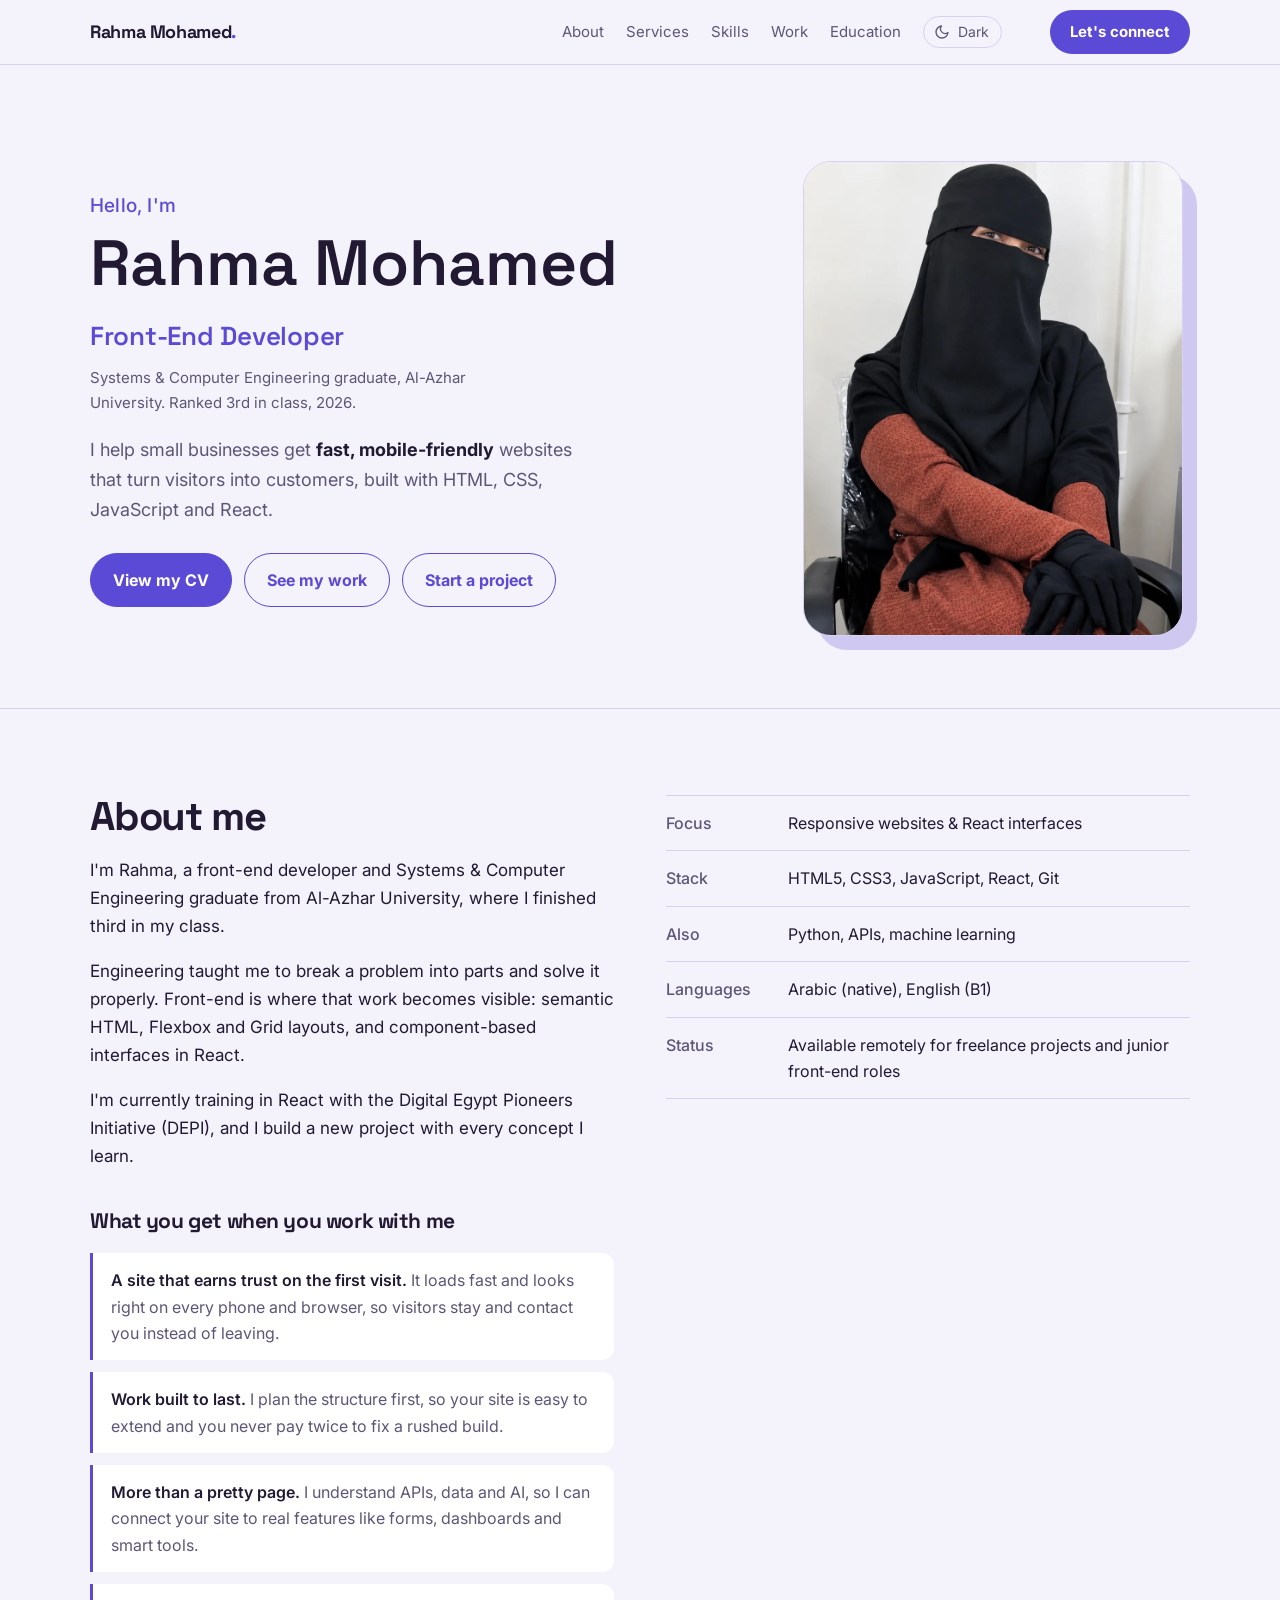
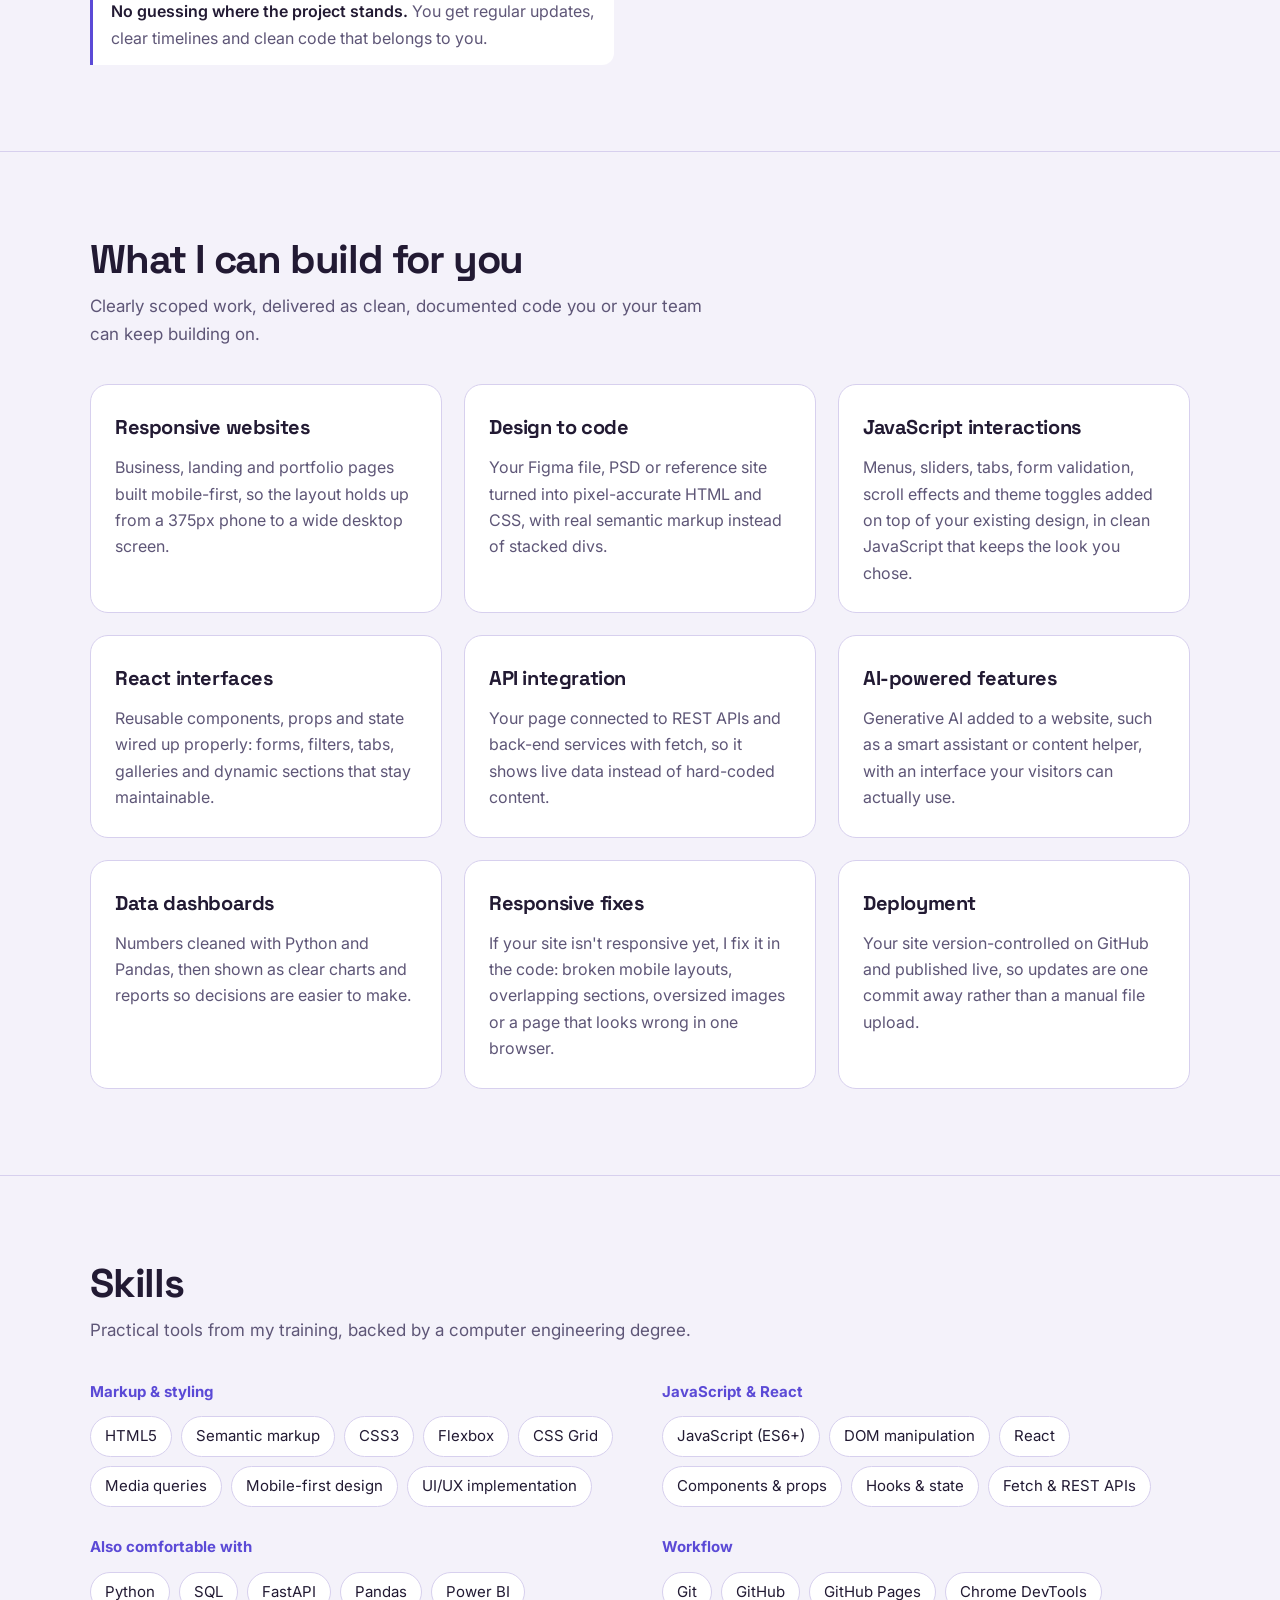
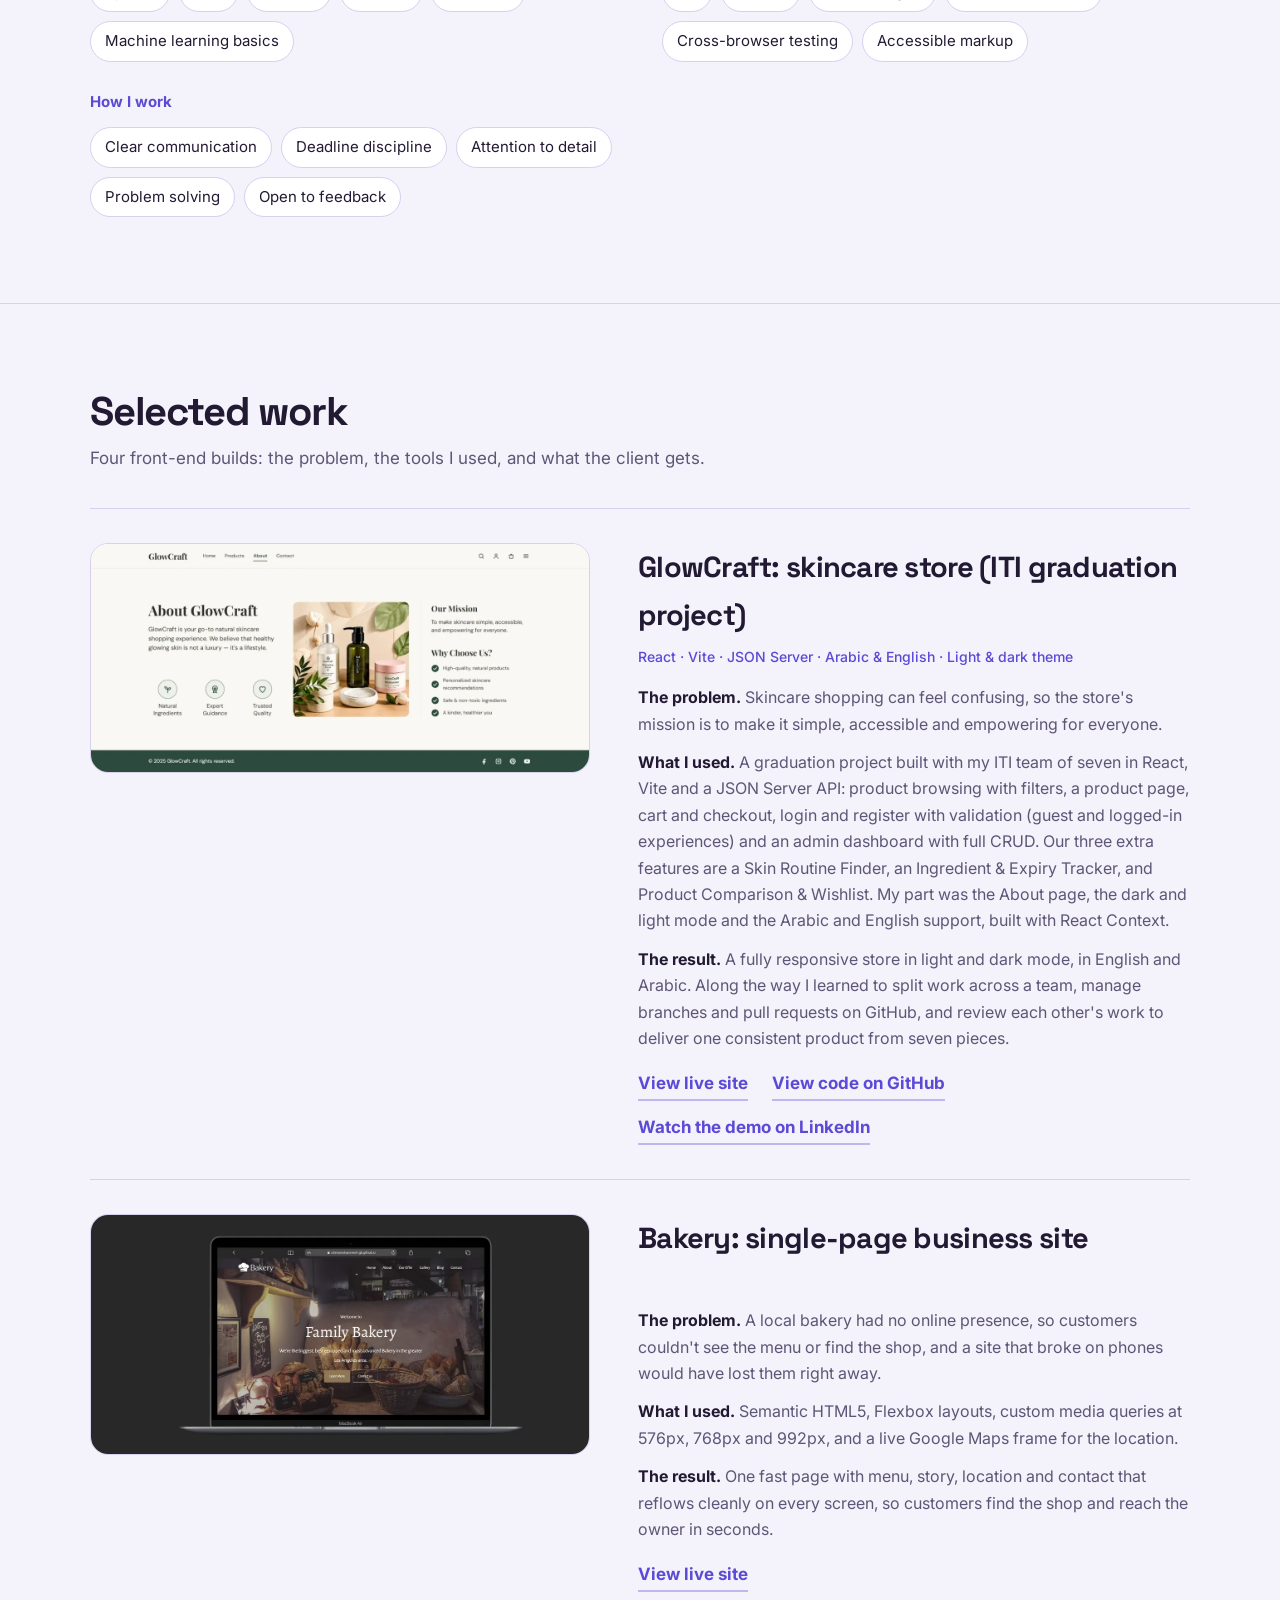
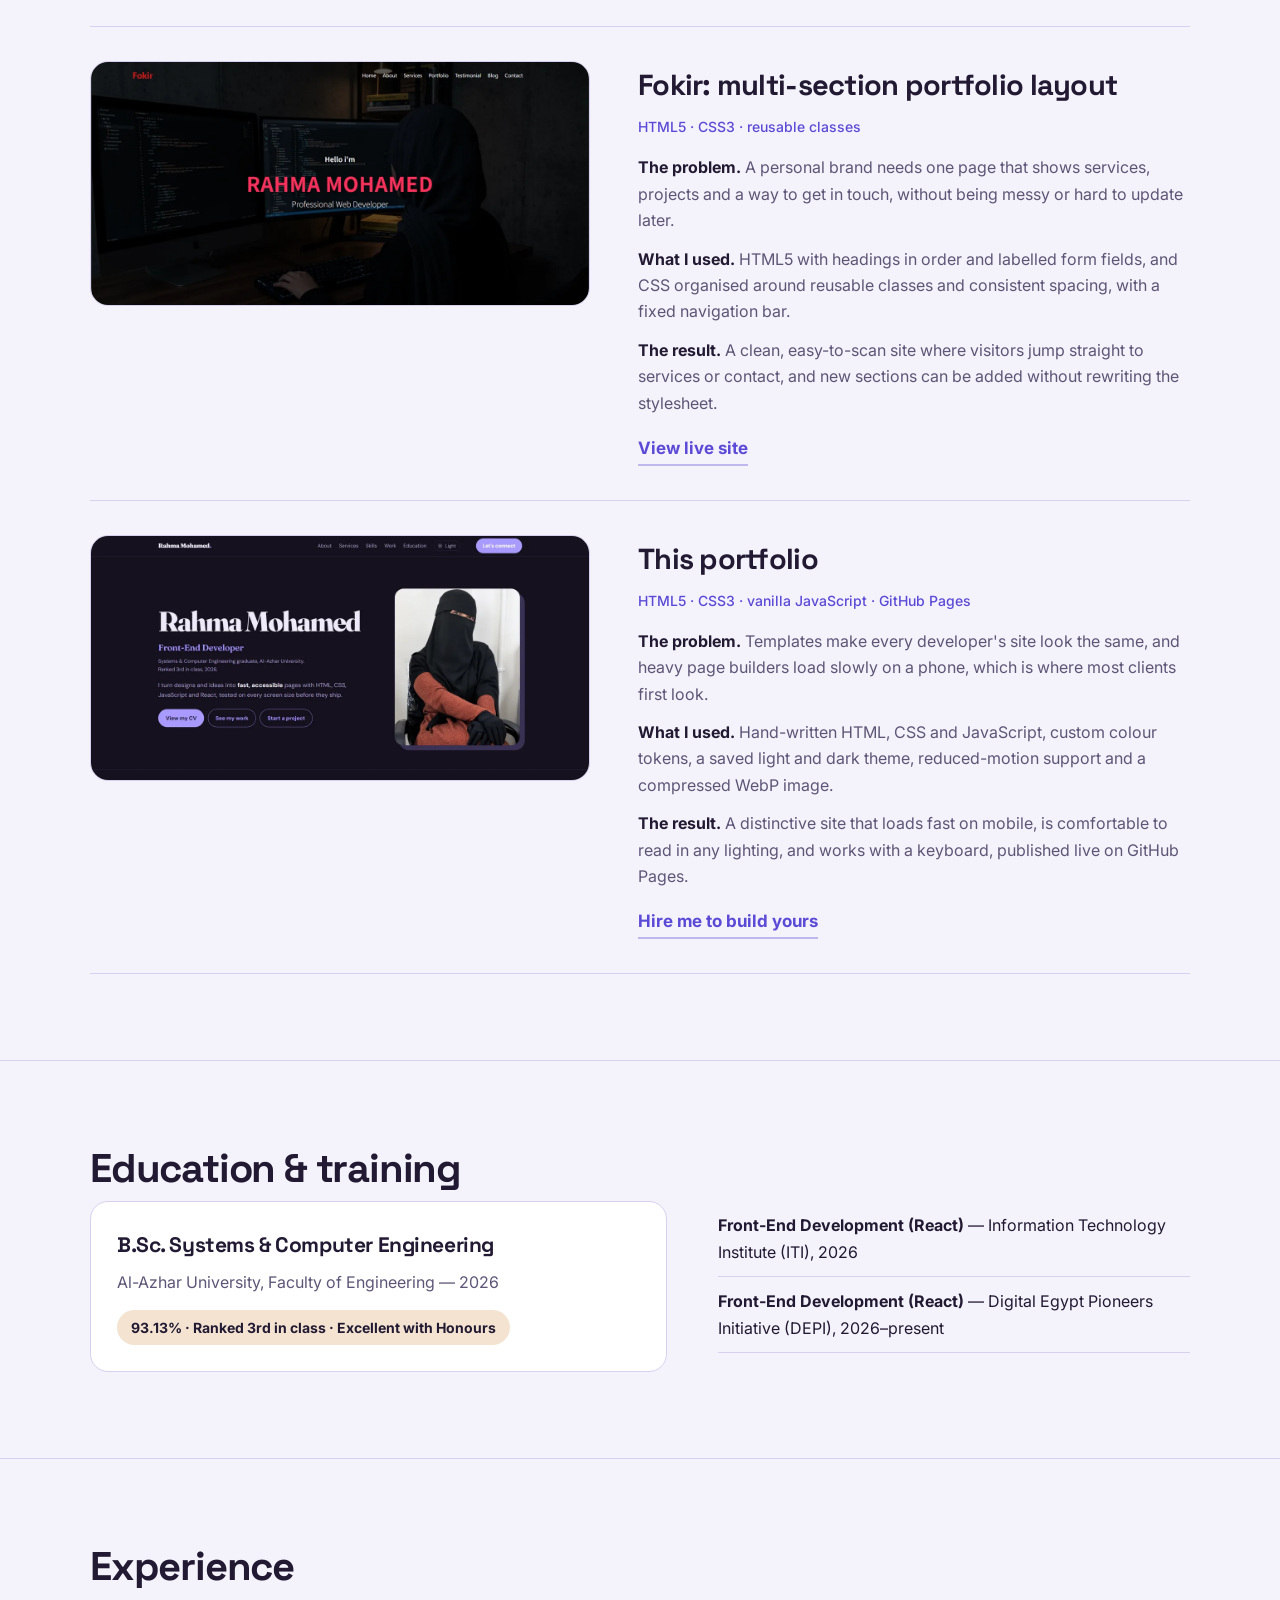
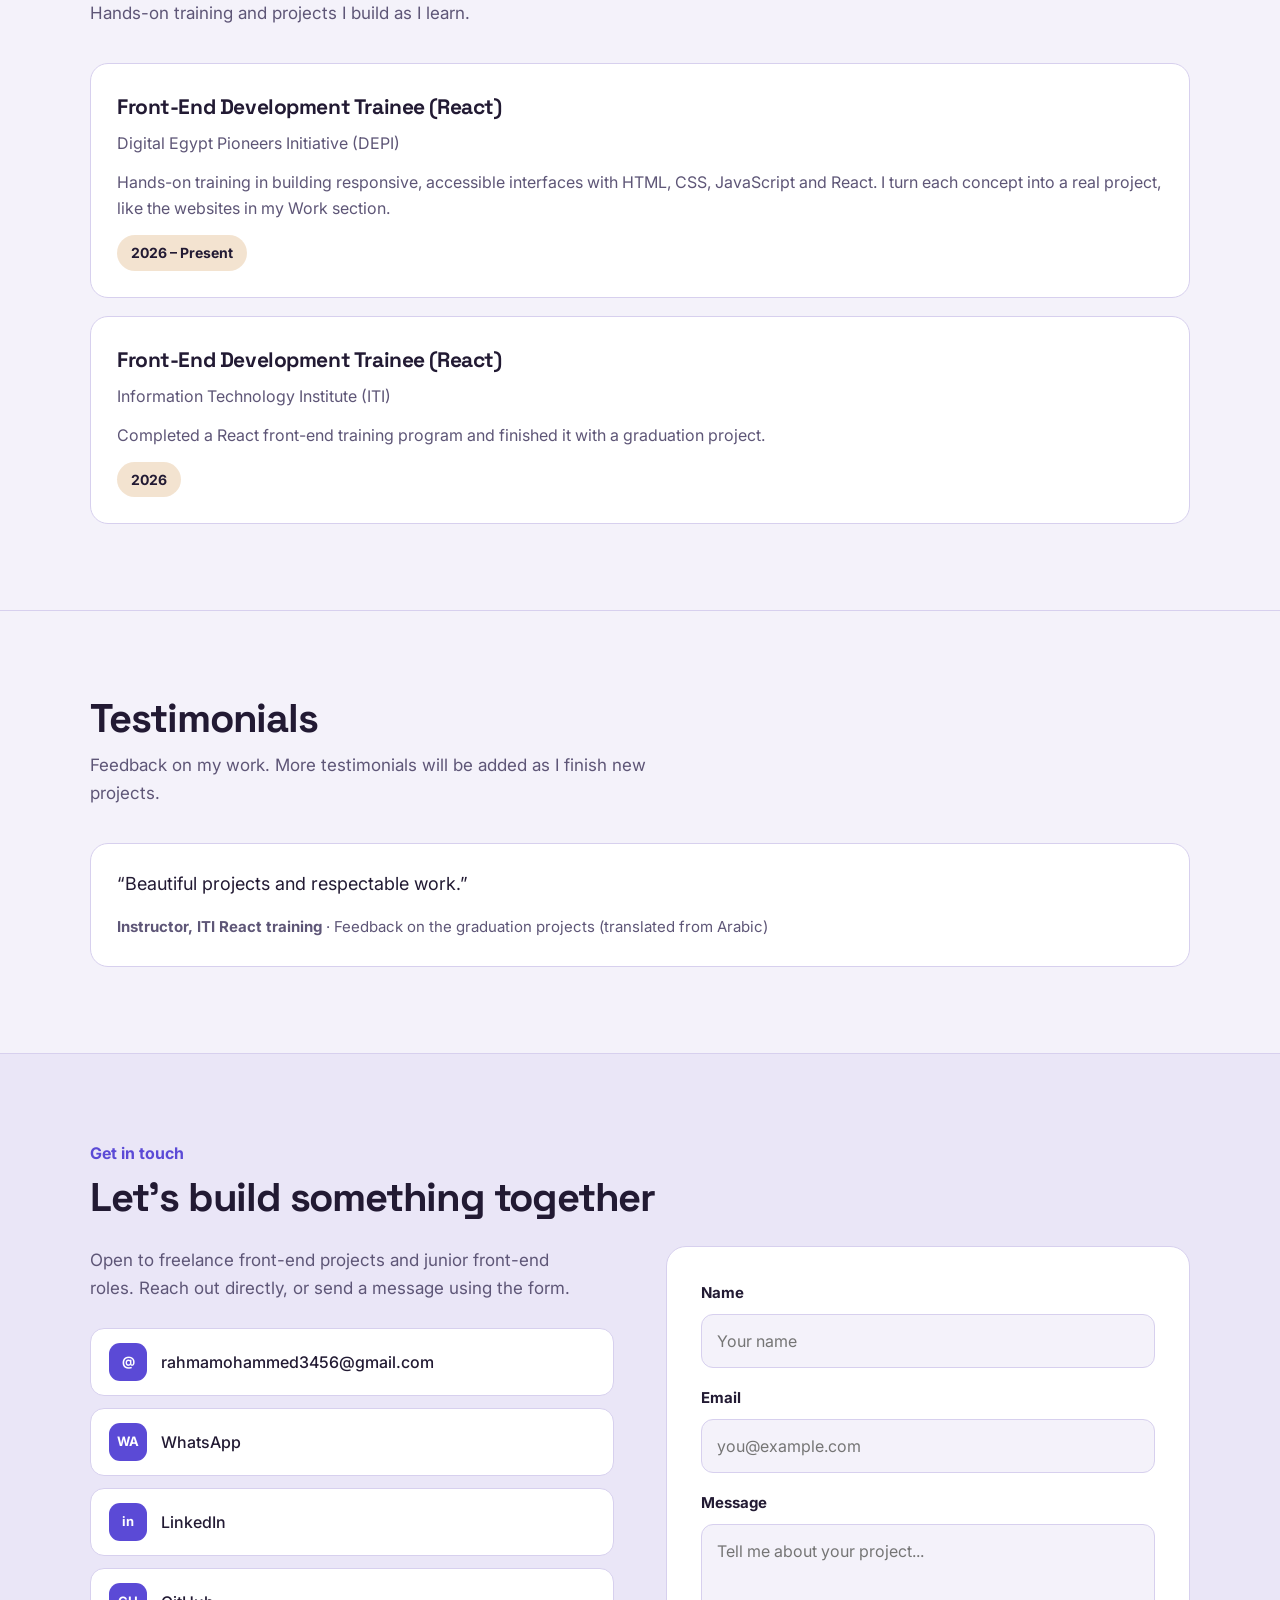
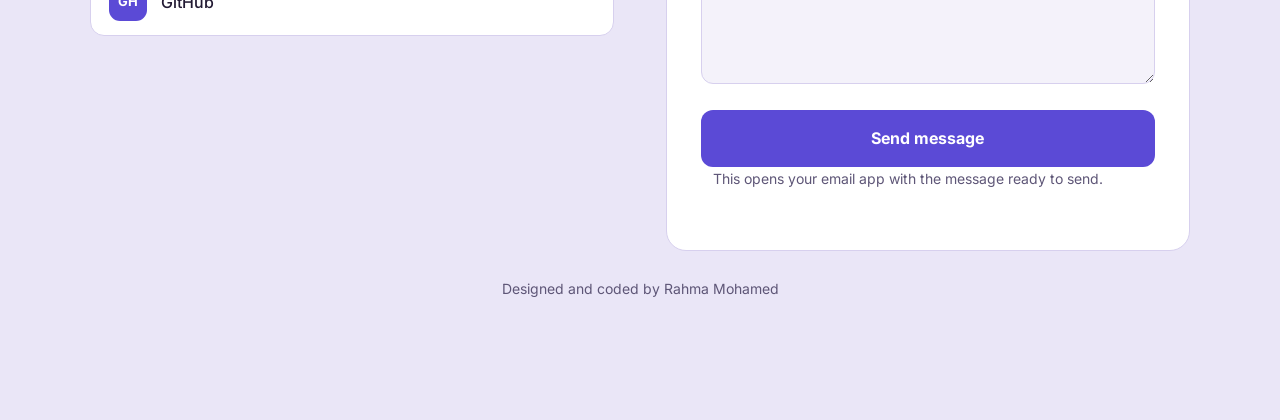
<file: index.html>
<!DOCTYPE html>
<html lang="en">
<head>
<meta charset="utf-8">
<meta name="viewport" content="width=device-width, initial-scale=1, viewport-fit=cover">
<title>Rahma Mohamed — Front-End Developer</title>
<link rel="icon" type="image/png" sizes="48x48" href="images/favicon-48.png">
<link rel="icon" type="image/png" sizes="192x192" href="images/favicon-192.png">
<link rel="apple-touch-icon" href="images/apple-touch-icon.png">
<meta name="description" content="Front-end developer building responsive, fast websites and React interfaces, backed by a Systems & Computer Engineering degree.">
<link rel="preconnect" href="https://fonts.googleapis.com">
<link rel="preconnect" href="https://fonts.gstatic.com" crossorigin>
<link href="https://fonts.googleapis.com/css2?family=Inter:wght@400;500;700&family=Space+Grotesk:wght@400;500;600;700&display=swap" rel="stylesheet">
<link rel="stylesheet" href="style.css">
<script src="script.js"></script>
</head>
<body>

<nav class="nav">
  <div class="wrap">
    <a class="brand" href="#top">Rahma Mohamed<span>.</span></a>
    <ul id="menu">
      <li><a href="#about">About</a></li>
      <li><a href="#services">Services</a></li>
      <li><a href="#skills">Skills</a></li>
      <li><a href="#work">Work</a></li>
      <li><a href="#credentials">Education</a></li>
      <li><button class="theme-btn" id="theme" type="button" aria-label="Switch to dark mode">
        <svg class="i-moon" viewBox="0 0 24 24" fill="none" stroke="currentColor" stroke-width="2" stroke-linecap="round" stroke-linejoin="round" aria-hidden="true"><path d="M21 12.8A9 9 0 1 1 11.2 3a7 7 0 0 0 9.8 9.8Z"/></svg>
        <svg class="i-sun" viewBox="0 0 24 24" fill="none" stroke="currentColor" stroke-width="2" stroke-linecap="round" stroke-linejoin="round" aria-hidden="true"><circle cx="12" cy="12" r="4"/><path d="M12 2v2M12 20v2M4.9 4.9l1.4 1.4M17.7 17.7l1.4 1.4M2 12h2M20 12h2M4.9 19.1l1.4-1.4M17.7 6.3l1.4-1.4"/></svg>
        <span id="theme-label">Dark</span>
      </button></li>
    </ul>
    <a class="nav-cta" href="#contact">Let's connect</a>
    <button class="burger" id="burger" aria-label="Open menu" aria-expanded="false" aria-controls="menu">
      <span></span><span></span><span></span>
    </button>
  </div>
</nav>

<header class="hero" id="top">
  <div class="wrap hero-grid">
    <div>
      <p class="hello">Hello, I'm</p>
      <h1>Rahma Mohamed</h1>
      <p class="role">Front-End Developer</p>
      <p class="info">Systems &amp; Computer Engineering graduate, Al-Azhar University. Ranked 3rd in class, 2026.</p>
      <p class="lede">I help small businesses get <b>fast, mobile-friendly</b> websites that turn visitors into customers, built with HTML, CSS, JavaScript and React.</p>
      <div class="cta-row">
        <a class="btn btn-solid" href="Rahma_Mohammed_CV.pdf" target="_blank" rel="noopener">View my CV</a>
        <a class="btn btn-ghost" href="#work">See my work</a>
        <a class="btn btn-ghost" href="#contact">Start a project</a>
      </div>
    </div>
    <figure class="portrait reveal d3">
      <img src="images/hero.webp" alt="Portrait of Rahma Mohamed seated in an office chair" width="880" height="1100">
    </figure>
  </div>
</header>

<section id="about" class="about">
  <div class="wrap two-col">
    <div>
      <h2>About me</h2>
      <p>I'm Rahma, a front-end developer and Systems &amp; Computer Engineering graduate from Al-Azhar University, where I finished third in my class.</p>
      <p>Engineering taught me to break a problem into parts and solve it properly. Front-end is where that work becomes visible: semantic HTML, Flexbox and Grid layouts, and component-based interfaces in React.</p>
      <p>I'm currently training in React with the Digital Egypt Pioneers Initiative (DEPI), and I build a new project with every concept I learn.</p>

      <h3 class="value-title">What you get when you work with me</h3>
      <ul class="value">
        <li><b>A site that earns trust on the first visit.</b> It loads fast and looks right on every phone and browser, so visitors stay and contact you instead of leaving.</li>
        <li><b>Work built to last.</b> I plan the structure first, so your site is easy to extend and you never pay twice to fix a rushed build.</li>
        <li><b>More than a pretty page.</b> I understand APIs, data and AI, so I can connect your site to real features like forms, dashboards and smart tools.</li>
        <li><b>No guessing where the project stands.</b> You get regular updates, clear timelines and clean code that belongs to you.</li>
      </ul>
    </div>
    <div>
      <ul class="facts">
        <li><b>Focus</b> Responsive websites &amp; React interfaces</li>
        <li><b>Stack</b> HTML5, CSS3, JavaScript, React, Git</li>
        <li><b>Also</b> Python, APIs, machine learning</li>
        <li><b>Languages</b> Arabic (native), English (B1)</li>
        <li><b>Status</b> Available remotely for freelance projects and junior front-end roles</li>
      </ul>
    </div>
  </div>
</section>

<section id="services">
  <div class="wrap">
    <h2>What I can build for you</h2>
    <p class="sec-note">Clearly scoped work, delivered as clean, documented code you or your team can keep building on.</p>
    <div class="services">
      <article class="service">
        <h3>Responsive websites</h3>
        <p>Business, landing and portfolio pages built mobile-first, so the layout holds up from a 375px phone to a wide desktop screen.</p>
      </article>
      <article class="service">
        <h3>Design to code</h3>
        <p>Your Figma file, PSD or reference site turned into pixel-accurate HTML and CSS, with real semantic markup instead of stacked divs.</p>
      </article>
      <article class="service">
        <h3>JavaScript interactions</h3>
        <p>Menus, sliders, tabs, form validation, scroll effects and theme toggles added on top of your existing design, in clean JavaScript that keeps the look you chose.</p>
      </article>
      <article class="service">
        <h3>React interfaces</h3>
        <p>Reusable components, props and state wired up properly: forms, filters, tabs, galleries and dynamic sections that stay maintainable.</p>
      </article>
      <article class="service">
        <h3>API integration</h3>
        <p>Your page connected to REST APIs and back-end services with fetch, so it shows live data instead of hard-coded content.</p>
      </article>
      <article class="service">
        <h3>AI-powered features</h3>
        <p>Generative AI added to a website, such as a smart assistant or content helper, with an interface your visitors can actually use.</p>
      </article>
      <article class="service">
        <h3>Data dashboards</h3>
        <p>Numbers cleaned with Python and Pandas, then shown as clear charts and reports so decisions are easier to make.</p>
      </article>
      <article class="service">
        <h3>Responsive fixes</h3>
        <p>If your site isn't responsive yet, I fix it in the code: broken mobile layouts, overlapping sections, oversized images or a page that looks wrong in one browser.</p>
      </article>
      <article class="service">
        <h3>Deployment</h3>
        <p>Your site version-controlled on GitHub and published live, so updates are one commit away rather than a manual file upload.</p>
      </article>
    </div>
  </div>
</section>

<section id="skills">
  <div class="wrap">
    <h2>Skills</h2>
    <p class="sec-note">Practical tools from my training, backed by a computer engineering degree.</p>
    <div class="skills">
      <div class="skillset">
        <h3>Markup &amp; styling</h3>
        <ul class="tags">
          <li>HTML5</li><li>Semantic markup</li><li>CSS3</li><li>Flexbox</li><li>CSS Grid</li><li>Media queries</li><li>Mobile-first design</li><li>UI/UX implementation</li>
        </ul>
      </div>
      <div class="skillset">
        <h3>JavaScript &amp; React</h3>
        <ul class="tags">
          <li>JavaScript (ES6+)</li><li>DOM manipulation</li><li>React</li><li>Components &amp; props</li><li>Hooks &amp; state</li><li>Fetch &amp; REST APIs</li>
        </ul>
      </div>
      <div class="skillset">
        <h3>Also comfortable with</h3>
        <ul class="tags">
          <li>Python</li><li>SQL</li><li>FastAPI</li><li>Pandas</li><li>Power BI</li><li>Machine learning basics</li>
        </ul>
      </div>
      <div class="skillset">
        <h3>Workflow</h3>
        <ul class="tags">
          <li>Git</li><li>GitHub</li><li>GitHub Pages</li><li>Chrome DevTools</li><li>Cross-browser testing</li><li>Accessible markup</li>
        </ul>
      </div>
      <div class="skillset">
        <h3>How I work</h3>
        <ul class="tags">
          <li>Clear communication</li><li>Deadline discipline</li><li>Attention to detail</li><li>Problem solving</li><li>Open to feedback</li>
        </ul>
      </div>
    </div>
  </div>
</section>

<section id="work">
  <div class="wrap">
    <h2>Selected work</h2>
    <p class="sec-note">Four front-end builds: the problem, the tools I used, and what the client gets.</p>

    <article class="project">
      <figure class="shot" data-tone="glowcraft">
        <img src="images/glowcraft.webp" alt="About page of GlowCraft in light mode, with the mission, reasons to choose the store and a photo of skincare products" width="1200" height="548" loading="lazy">
      </figure>
      <div class="pbody">
        <h3>GlowCraft: skincare store (ITI graduation project)</h3>
        <p class="ptags">React · Vite · JSON Server · Arabic &amp; English · Light &amp; dark theme</p>
        <p class="pblock"><b>The problem.</b> Skincare shopping can feel confusing, so the store's mission is to make it simple, accessible and empowering for everyone.</p>
        <p class="pblock"><b>What I used.</b> A graduation project built with my ITI team of seven in React, Vite and a JSON Server API: product browsing with filters, a product page, cart and checkout, login and register with validation (guest and logged-in experiences) and an admin dashboard with full CRUD. Our three extra features are a Skin Routine Finder, an Ingredient &amp; Expiry Tracker, and Product Comparison &amp; Wishlist. My part was the About page, the dark and light mode and the Arabic and English support, built with React Context.</p>
        <p class="pblock"><b>The result.</b> A fully responsive store in light and dark mode, in English and Arabic. Along the way I learned to split work across a team, manage branches and pull requests on GitHub, and review each other's work to deliver one consistent product from seven pieces.</p>
        <p class="plinks">
          <a class="link" href="https://glow-craft-finally.vercel.app" target="_blank" rel="noopener">View live site</a>
          <a class="link" href="https://github.com/EmanOsman621/GlowCraft-finally-" target="_blank" rel="noopener">View code on GitHub</a>
          <a class="link" href="https://www.linkedin.com/posts/eman-osman-7a023929b_iti-informationtechnologyinstitute-react-ugcPost-7512961512655994880-fOKy/" target="_blank" rel="noopener">Watch the demo on LinkedIn</a>
        </p>
      </div>
    </article>

    <article class="project">
      <figure class="shot" data-tone="bakery">
        <img src="images/bakery.webp" alt="Home page of the Family Bakery website shown on a laptop screen" width="1200" height="575" loading="lazy">
      </figure>
      <div class="pbody">
        <h3>Bakery: single-page business site</h3>
        <p class="ptags">HTML5 · CSS3 · Flexbox · Google Maps embed</p>
        <p class="pblock"><b>The problem.</b> A local bakery had no online presence, so customers couldn't see the menu or find the shop, and a site that broke on phones would have lost them right away.</p>
        <p class="pblock"><b>What I used.</b> Semantic HTML5, Flexbox layouts, custom media queries at 576px, 768px and 992px, and a live Google Maps frame for the location.</p>
        <p class="pblock"><b>The result.</b> One fast page with menu, story, location and contact that reflows cleanly on every screen, so customers find the shop and reach the owner in seconds.</p>
        <a class="link" href="https://rahmamohammed-rgb.github.io/bakery_website/" target="_blank" rel="noopener">View live site</a>
      </div>
    </article>

    <article class="project">
      <figure class="shot" data-tone="fokir">
        <img src="images/fokir.webp" alt="Home page of the Fokir portfolio website with the name and Professional Web Developer title" width="1200" height="584" loading="lazy">
      </figure>
      <div class="pbody">
        <h3>Fokir: multi-section portfolio layout</h3>
        <p class="ptags">HTML5 · CSS3 · reusable classes</p>
        <p class="pblock"><b>The problem.</b> A personal brand needs one page that shows services, projects and a way to get in touch, without being messy or hard to update later.</p>
        <p class="pblock"><b>What I used.</b> HTML5 with headings in order and labelled form fields, and CSS organised around reusable classes and consistent spacing, with a fixed navigation bar.</p>
        <p class="pblock"><b>The result.</b> A clean, easy-to-scan site where visitors jump straight to services or contact, and new sections can be added without rewriting the stylesheet.</p>
        <a class="link" href="https://rahmamohammed-rgb.github.io/Fokir-protofilo-/" target="_blank" rel="noopener">View live site</a>
      </div>
    </article>

    <article class="project">
      <figure class="shot" data-tone="portfolio">
        <img src="images/portfolio.webp" alt="Home page of this portfolio in dark mode with the name Rahma Mohamed and a portrait" width="1200" height="588" loading="lazy">
      </figure>
      <div class="pbody">
        <h3>This portfolio</h3>
        <p class="ptags">HTML5 · CSS3 · vanilla JavaScript · GitHub Pages</p>
        <p class="pblock"><b>The problem.</b> Templates make every developer's site look the same, and heavy page builders load slowly on a phone, which is where most clients first look.</p>
        <p class="pblock"><b>What I used.</b> Hand-written HTML, CSS and JavaScript, custom colour tokens, a saved light and dark theme, reduced-motion support and a compressed WebP image.</p>
        <p class="pblock"><b>The result.</b> A distinctive site that loads fast on mobile, is comfortable to read in any lighting, and works with a keyboard, published live on GitHub Pages.</p>
        <a class="link" href="#contact">Hire me to build yours</a>
      </div>
    </article>
  </div>
</section>

<section id="credentials">
  <div class="wrap">
    <h2>Education &amp; training</h2>
    <div class="creds">
      <div>
        <div class="degree">
          <h3>B.Sc. Systems &amp; Computer Engineering</h3>
          <p>Al-Azhar University, Faculty of Engineering — 2026</p>
          <span class="rank">93.13% · Ranked 3rd in class · Excellent with Honours</span>
        </div>
      </div>
      <div>
        <ul class="cert-list">
          <li><b>Front-End Development (React)</b> — Information Technology Institute (ITI), 2026</li>
          <li><b>Front-End Development (React)</b> — Digital Egypt Pioneers Initiative (DEPI), 2026–present</li>
        </ul>
      </div>
    </div>
  </div>
</section>

<section id="experience">
  <div class="wrap">
    <h2>Experience</h2>
    <p class="sec-note">Hands-on training and projects I build as I learn.</p>
    <div class="degree">
      <h3>Front-End Development Trainee (React)</h3>
      <p>Digital Egypt Pioneers Initiative (DEPI)</p>
      <p>Hands-on training in building responsive, accessible interfaces with HTML, CSS, JavaScript and React. I turn each concept into a real project, like the websites in my Work section.</p>
      <span class="rank">2026 – Present</span>
    </div>
    <div class="degree">
      <h3>Front-End Development Trainee (React)</h3>
      <p>Information Technology Institute (ITI)</p>
      <p>Completed a React front-end training program and finished it with a graduation project.</p>
      <span class="rank">2026</span>
    </div>
    <!-- To add another experience (freelance job, internship, volunteer work), copy the whole <div class="degree"> block above and edit the text. -->
  </div>
</section>

<section id="testimonials">
  <div class="wrap">
    <h2>Testimonials</h2>
    <p class="sec-note">Feedback on my work. More testimonials will be added as I finish new projects.</p>
    <div class="quotes">
      <figure class="quote">
        <blockquote>&ldquo;Beautiful projects and respectable work.&rdquo;</blockquote>
        <figcaption><b>Instructor, ITI React training</b> &middot; Feedback on the graduation projects (translated from Arabic)</figcaption>
      </figure>
    </div>
  </div>
</section>

<section id="contact" class="contact">
  <div class="wrap">
    <p class="eyebrow contact-eyebrow">Get in touch</p>
    <h2>Let's build something together</h2>
    <div class="contact-grid">
      <div>
        <p>Open to freelance front-end projects and junior front-end roles. Reach out directly, or send a message using the form.</p>
        <ul class="contact-list">
          <li><a href="mailto:rahmamohammed3456@gmail.com"><span class="ic">@</span>rahmamohammed3456@gmail.com</a></li>
          <li><a href="https://wa.me/201095091124" target="_blank" rel="noopener"><span class="ic">WA</span>WhatsApp</a></li>
          <li><a href="https://linkedin.com/in/rahma-mohammad-18a5a3285" target="_blank" rel="noopener"><span class="ic">in</span>LinkedIn</a></li>
          <li><a href="https://github.com/rahmamohammed-rgb" target="_blank" rel="noopener"><span class="ic">GH</span>GitHub</a></li>
        </ul>
      </div>

      <div class="form-card">
        <div class="field">
          <label for="f-name">Name</label>
          <input id="f-name" type="text" placeholder="Your name" autocomplete="name">
        </div>
        <div class="field">
          <label for="f-email">Email</label>
          <input id="f-email" type="email" placeholder="you@example.com" autocomplete="email">
        </div>
        <div class="field">
          <label for="f-msg">Message</label>
          <textarea id="f-msg" rows="5" placeholder="Tell me about your project..."></textarea>
        </div>
        <button class="send" id="send">Send message</button>
        <p class="form-note" id="note">This opens your email app with the message ready to send.</p>
      </div>
    </div>
  </div>
  <footer>Designed and coded by Rahma Mohamed</footer>
</section>

</body>
</html>
</file>
<file: style.css>
:root{
  color-scheme: light dark;
  --paper:#F4F2FA;
  --paper-2:#EAE6F7;
  --ink:#221A33;
  --ink-soft:#5E5677;
  --peri:#5B4AD6;
  --peri-deep:#3B2A6B;
  --amber:#C9812B;
  --line:#D7D0EE;
  --card:#FFFFFF;
  --shadow: 0 1px 0 var(--line);
  --display:"Space Grotesk","Segoe UI",Helvetica,Arial,sans-serif;
  --text:"Inter","Segoe UI",Helvetica,Arial,sans-serif;
  box-sizing:border-box;
  padding-top: env(safe-area-inset-top, 0px);
  padding-bottom: env(safe-area-inset-bottom, 0px);
}
@media (prefers-color-scheme: dark){
  :root:not([data-theme="light"]){
    --paper:#15111F;
    --paper-2:#1E1830;
    --ink:#EFEBFA;
    --ink-soft:#A79FC4;
    --peri:#A99AFF;
    --peri-deep:#CFC5FF;
    --amber:#E9B45F;
    --line:#332A4D;
    --card:#1C1729;
    --name-color:#eaeef7;
  }
}

:root[data-theme="dark"]{
  --name-color:#eaeef7;
  --paper:#15111F;
  --paper-2:#1E1830;
  --ink:#EFEBFA;
  --ink-soft:#A79FC4;
  --peri:#A99AFF;
  --peri-deep:#CFC5FF;
  --amber:#E9B45F;
  --line:#332A4D;
  --card:#1C1729;
}
*,*::before,*::after{box-sizing:border-box}
html{scroll-behavior:smooth; scroll-padding-top: calc(72px + env(safe-area-inset-top, 0px));}
body{
  margin:0;
  background:var(--paper);
  color:var(--ink);
  font-family:var(--text);
  font-size:17px;
  line-height:1.65;
  -webkit-font-smoothing:antialiased;
}
img{max-width:100%;display:block}
a{color:inherit}
.wrap{width:min(1100px,92vw);margin-inline:auto}

/* ---------- nav ---------- */
.nav{
  position:sticky; top: env(safe-area-inset-top, 0px); z-index:40;
  background:color-mix(in srgb, var(--paper) 88%, transparent);
  backdrop-filter:blur(10px);
  border-bottom:1px solid var(--line);
}
.nav .wrap{display:flex;align-items:center;gap:24px;height:64px}
.brand{font-family:var(--display);font-weight:700;font-size:18px;letter-spacing:-.02em;text-decoration:none}
.brand span{color:var(--peri)}
.nav ul{display:flex;align-items:center;gap:22px;margin:0 0 0 auto;padding:0;list-style:none;font-size:15px}
.nav ul a{transition:color .25s ease,border-color .25s ease;text-decoration:none;color:var(--ink-soft);padding:4px 0;border-bottom:2px solid transparent}
.nav ul a:hover,.nav ul a:focus-visible{color:var(--ink);border-bottom-color:var(--peri)}
.nav-cta{transition:background-color .3s ease,transform .3s ease;margin-left:24px;background:var(--peri);color:#fff;text-decoration:none;font-weight:700;font-size:15px;padding:10px 20px;border-radius:999px;white-space:nowrap}
.nav-cta:hover{background:var(--peri-deep);transform:translateY(-1px)}
.burger{display:none;margin-left:auto;background:none;border:0;padding:10px;cursor:pointer}
.burger span{display:block;width:22px;height:2px;background:var(--ink);margin:4px 0;border-radius:2px}
@media (max-width:860px){
  .nav .wrap{height:auto;min-height:58px;flex-wrap:wrap;gap:12px;align-content:center}
  .burger{display:block}
  .nav-cta{margin-left:0;order:2;padding:9px 16px;font-size:14px}
  .nav ul{
    order:3;flex-basis:100%;display:none;flex-direction:column;align-items:stretch;gap:0;margin:0;
    border-top:1px solid var(--line);padding-bottom:8px;
  }
  .nav ul.open{display:flex}
  .nav ul li{border-bottom:1px solid var(--line)}
  .nav ul a{display:block;padding:13px 2px;font-size:16px;border-bottom:0}
}

:root[data-theme="light"]{color-scheme:light}
:root[data-theme="dark"]{color-scheme:dark}
.theme-btn{transition:border-color .25s ease,color .25s ease;display:inline-flex;align-items:center;gap:8px;background:none;border:1px solid var(--line);color:var(--ink-soft);border-radius:999px;cursor:pointer;font:inherit;font-size:14px;padding:5px 12px 5px 10px;line-height:1.4}
.theme-btn:hover{border-color:var(--peri);color:var(--ink)}
.theme-btn svg{width:16px;height:16px;flex:none}
.theme-btn .i-sun{display:none}
.theme-btn.is-dark .i-sun{display:block}
.theme-btn.is-dark .i-moon{display:none}
@media (max-width:860px){.theme-btn{width:100%;border:0;border-radius:0;padding:13px 2px;font-size:16px;gap:10px}}

/* ---------- hero ---------- */
.hero{padding:clamp(48px,8vw,96px) 0 clamp(40px,6vw,72px)}
.hero-grid{display:grid;grid-template-columns:1.25fr .75fr;gap:clamp(24px,4vw,56px);align-items:center}
.eyebrow{font-size:clamp(17px,2vw,20px);color:var(--ink-soft);font-weight:400;margin:0 0 16px}
.hello{font-family:var(--text);font-size:clamp(16px,2vw,19px);font-weight:500;color:var(--peri);margin:0 0 6px;letter-spacing:.01em}
h1{
  font-family:"Space Grotesk","Segoe UI",Helvetica,Arial,sans-serif;
  font-style:normal;
  font-weight:600;
  font-size:clamp(40px,7vw,64px);
  line-height:1.15;
  color:var(--name-color,var(--ink));
  letter-spacing:0;
  margin:0 0 14px;
}
.role{font-family:var(--display);font-weight:600;font-size:clamp(20px,2.6vw,26px);color:var(--peri);margin:0 0 8px;letter-spacing:-.01em}
.info{font-size:15px;color:var(--ink-soft);margin:0 0 20px;max-width:44ch}
.lede{font-size:clamp(16px,1.8vw,18px);color:var(--ink-soft);max-width:46ch;margin:0 0 28px}
.lede b{color:var(--ink);font-weight:700}
.cta-row{display:flex;flex-wrap:wrap;gap:12px;align-items:center}
.btn{
  display:inline-block;text-decoration:none;font-weight:700;font-size:16px;
  padding:13px 22px;border-radius:999px;border:1.5px solid var(--peri);
  transition:background-color .3s ease,border-color .3s ease,transform .3s ease,box-shadow .3s ease;
}
.btn:hover{transform:translateY(-2px);box-shadow:0 8px 18px -10px var(--peri)}
.btn-solid{background:var(--peri);color:#fff}
.btn-solid:hover{background:var(--peri-deep);border-color:var(--peri-deep)}
@media (prefers-color-scheme: dark){:root:not([data-theme="light"]) .btn-solid{color:#17122A}}
:root[data-theme="dark"] .btn-solid{color:#17122A}
.btn-ghost{color:var(--peri)}
.btn-ghost:hover{background:var(--paper-2)}
.portrait{position:relative;justify-self:center;width:min(380px,82vw);aspect-ratio:4/5;margin:0}
.portrait::before{
  content:"";position:absolute;inset:0;border-radius:30px;transform:translate(14px,14px);
  background:color-mix(in srgb,var(--peri) 24%, transparent);
}
.portrait img{position:relative;width:100%;height:100%;border-radius:28px;object-fit:cover;object-position:center top;border:1px solid var(--line)}
.reveal{animation:rise .7s cubic-bezier(.2,.7,.2,1) both}
.reveal.d2{animation-delay:.1s}
.reveal.d3{animation-delay:.2s}
.reveal.d4{animation-delay:.3s}
.reveal.d5{animation-delay:.4s}
@keyframes rise{from{opacity:0;transform:translateY(14px)}to{opacity:1;transform:none}}
.portrait img{transition:transform .5s ease}
.portrait:hover img{transform:scale(1.03)}

/* Sequential reveal: every text block starts hidden, then appears one after another (timing is set in script.js) */
.js .rv{opacity:0}
.js .rv.in{opacity:1;animation:rise .8s cubic-bezier(.2,.7,.2,1) backwards}
@media (prefers-reduced-motion:reduce){.reveal,.js .in .rv,.js .rv.in{animation:none}.js .rv{opacity:1}html{scroll-behavior:auto}*,*::before,*::after{transition-duration:.01ms !important}}
@media (max-width:820px){
  .hero-grid{grid-template-columns:1fr;text-align:left}
  .portrait{order:-1;width:min(260px,66vw);justify-self:start}
}

/* ---------- sections ---------- */
section{padding:clamp(48px,7vw,86px) 0;border-top:1px solid var(--line)}
h2{
  font-family:var(--display);font-weight:700;
  font-size:clamp(28px,4vw,40px);letter-spacing:-.03em;line-height:1.1;margin:0 0 10px;
}
.sec-note{color:var(--ink-soft);margin:0 0 36px;max-width:56ch}
.two-col{display:grid;grid-template-columns:1fr 1fr;gap:clamp(24px,4vw,56px)}
@media (max-width:820px){.two-col{grid-template-columns:1fr}}
.about p{max-width:60ch}
.value-title{font-family:var(--display);font-size:21px;letter-spacing:-.02em;margin:34px 0 14px}
.value{list-style:none;margin:0;padding:0;max-width:60ch;display:grid;gap:12px}
.value li{padding:14px 18px;border-left:3px solid var(--peri);background:var(--card);border-radius:0 12px 12px 0;color:var(--ink-soft);font-size:16px;transition:transform .3s ease,background-color .3s ease}
.value li:hover{transform:translateX(4px)}
.value li b{color:var(--ink);font-weight:600}
.facts{list-style:none;margin:0;padding:0;border-top:1px solid var(--line)}
.facts li{transition:padding-left .3s ease;display:flex;gap:18px;padding:14px 0;border-bottom:1px solid var(--line);font-size:16px}
.facts li:hover{padding-left:8px}
.facts b{min-width:104px;color:var(--ink-soft);font-weight:500}

/* ---------- services ---------- */
.services{display:grid;grid-template-columns:repeat(3,1fr);gap:22px}
@media (max-width:900px){.services{grid-template-columns:1fr}}
.service{background:var(--card);border:1px solid var(--line);border-radius:18px;padding:26px 24px;transition:transform .35s ease,border-color .35s ease,box-shadow .35s ease}
.service:hover{transform:translateY(-5px);border-color:var(--peri);box-shadow:0 14px 26px -18px var(--peri)}
.service h3{font-family:var(--display);font-size:20px;font-weight:700;margin:0 0 10px;letter-spacing:-.02em}
.service p{margin:0;color:var(--ink-soft);font-size:16px}

/* ---------- skills ---------- */
.skills{display:grid;grid-template-columns:repeat(2,1fr);gap:28px 44px}
@media (max-width:760px){.skills{grid-template-columns:1fr}}
.skillset h3{font-size:15px;font-weight:700;color:var(--peri);margin:0 0 12px;font-family:var(--text)}
.tags{display:flex;flex-wrap:wrap;gap:9px;margin:0;padding:0;list-style:none}
.tags li{border:1px solid var(--line);background:var(--card);padding:7px 14px;border-radius:999px;font-size:15px;transition:transform .25s ease,border-color .25s ease,background-color .25s ease}
.tags li:hover{transform:translateY(-2px);border-color:var(--peri);background:var(--paper-2)}

/* ---------- projects ---------- */
.project{display:grid;grid-template-columns:minmax(280px,500px) 1fr;gap:clamp(20px,4vw,48px);padding:34px 0;border-bottom:1px solid var(--line);align-items:start}
.project:first-of-type{border-top:1px solid var(--line)}
.shot{margin:0;border-radius:18px;overflow:hidden;border:1px solid var(--line);background:var(--card)}
.shot svg,.shot img{display:block;width:100%;height:auto;transition:transform .6s ease}
.project:hover .shot svg,.project:hover .shot img{transform:scale(1.04)}
.project h3{font-family:var(--display);font-size:clamp(22px,3vw,29px);font-weight:700;letter-spacing:-.025em;margin:0 0 6px}
.ptags{margin:0 0 16px;font-size:14px;color:var(--peri);font-weight:500}
.pblock{margin:0 0 12px;color:var(--ink-soft);font-size:16px}
.pblock b{color:var(--ink);font-weight:700}
.link{display:inline-flex;align-items:center;gap:8px;font-weight:700;color:var(--peri);text-decoration:none;border-bottom:2px solid color-mix(in srgb,var(--peri) 35%, transparent);padding-bottom:2px;margin-top:6px;transition:border-color .3s ease,gap .3s ease}
.plinks{display:flex;flex-wrap:wrap;gap:6px 24px;margin:0}
.link:hover{border-bottom-color:var(--peri);gap:12px}
@media (max-width:760px){.project{grid-template-columns:1fr;gap:18px}}

/* ---------- credentials ---------- */
.creds{display:grid;grid-template-columns:1.1fr .9fr;gap:clamp(24px,4vw,56px)}
@media (max-width:820px){.creds{grid-template-columns:1fr}}
.degree{transition:transform .35s ease,border-color .35s ease;background:var(--card);border:1px solid var(--line);border-radius:18px;padding:26px}
.degree h3{font-family:var(--display);font-size:21px;margin:0 0 6px;letter-spacing:-.02em}
.degree p{margin:0;color:var(--ink-soft);font-size:16px}
.degree:hover{transform:translateY(-4px);border-color:var(--peri)}
.rank{display:inline-block;margin-top:14px;background:color-mix(in srgb,var(--amber) 22%, transparent);color:var(--ink);border-radius:999px;padding:6px 14px;font-size:14px;font-weight:700}
.cert-list{list-style:none;margin:0;padding:0}
.cert-list li{padding:11px 0;border-bottom:1px solid var(--line);font-size:16px}

.degree p + p{margin-top:12px}
#experience .degree + .degree{margin-top:18px}
.quotes{display:grid;grid-template-columns:repeat(auto-fit,minmax(260px,1fr));gap:20px}
.quote{margin:0;background:var(--card);border:1px solid var(--line);border-radius:18px;padding:26px}
.quote blockquote{margin:0 0 16px;font-size:18px;line-height:1.6}
.quote figcaption{color:var(--ink-soft);font-size:15px}

/* ---------- contact ---------- */
.contact{background:var(--paper-2);border-top:1px solid var(--line)}
.contact h2{margin-bottom:26px}
.contact > .wrap > .contact-grid > div > p{color:var(--ink-soft);max-width:46ch;margin:0 0 26px}
.contact-grid{display:grid;grid-template-columns:1fr 1fr;gap:clamp(26px,4vw,56px);align-items:start}
@media (max-width:860px){.contact-grid{grid-template-columns:1fr}}
.contact-list{list-style:none;margin:0;padding:0;display:grid;gap:12px}
.contact-list a{
  display:flex;align-items:center;gap:14px;text-decoration:none;
  background:var(--card);border:1px solid var(--line);border-radius:14px;
  padding:14px 18px;font-size:16px;font-weight:500;transition:border-color .3s ease,transform .3s ease;
}
.contact-list a:hover{border-color:var(--peri);transform:translateX(5px)}
.ic{
  flex:0 0 38px;height:38px;display:grid;place-items:center;border-radius:11px;
  background:var(--peri);color:#fff;font-size:13px;font-weight:700;
}
.form-card{background:var(--card);border:1px solid var(--line);border-radius:20px;padding:clamp(22px,3vw,34px)}
.field{margin-bottom:18px}
.field label{display:block;font-weight:700;font-size:15px;margin-bottom:8px}
.field input,.field textarea{
  transition:border-color .25s ease,outline-color .25s ease;
  width:100%;font:inherit;font-size:16px;color:var(--ink);
  background:var(--paper);border:1px solid var(--line);border-radius:12px;padding:13px 15px;
}
.field textarea{resize:vertical;min-height:120px}
.field input:focus,.field textarea:focus{outline:2px solid var(--peri);outline-offset:1px;border-color:var(--peri)}
.send{
  transition:background-color .3s ease,transform .3s ease;
  width:100%;font:inherit;font-weight:700;font-size:16px;cursor:pointer;
  background:var(--peri);color:#fff;border:0;border-radius:12px;padding:15px;
}
.send:hover{background:var(--peri-deep);transform:translateY(-2px)}
.form-note{font-size:14px;color:var(--ink-soft);margin:12px 0 0;text-align:center}
footer{padding:26px 0 34px;font-size:14px;color:var(--ink-soft);text-align:center}
a:focus-visible,button:focus-visible{outline:3px solid var(--peri);outline-offset:3px;border-radius:6px}
.contact-eyebrow{color:var(--peri);font-weight:700;font-size:16px;margin-bottom:10px}
</file>
